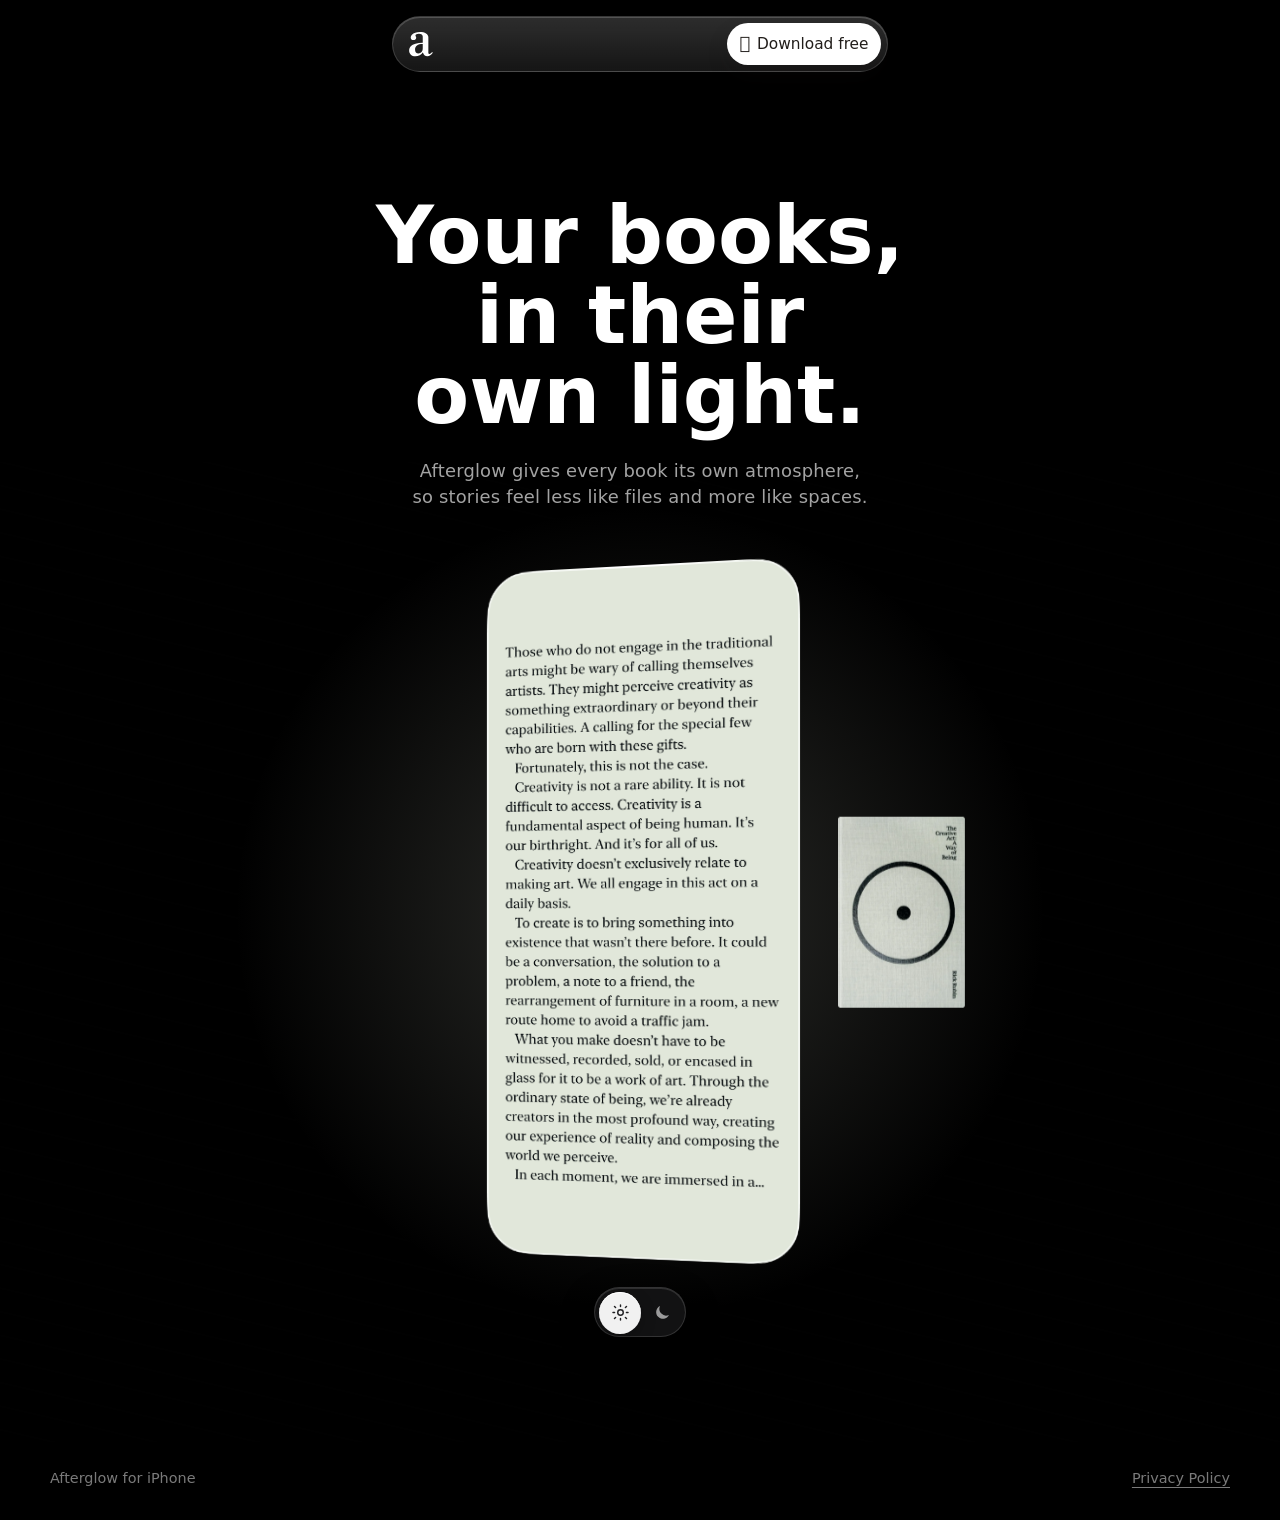
<file: index.html>
<!doctype html>
<html lang="en">
  <head>
    <meta charset="utf-8">
    <meta name="viewport" content="width=device-width, initial-scale=1">
    <meta name="theme-color" content="#000000">
    <meta
      name="description"
      content="Afterglow is a private, native iOS EPUB reading app built for calm, focused reading."
    >
    <meta property="og:title" content="Afterglow">
    <meta
      property="og:description"
      content="A private, native iOS EPUB reader for calm, focused reading."
    >
    <meta property="og:type" content="website">
    <title>Afterglow - Download</title>
    <link rel="icon" href="/favicon/favicon.ico" sizes="any" media="(prefers-color-scheme: light)">
    <link rel="icon" href="/favicon/favicon.svg" type="image/svg+xml" media="(prefers-color-scheme: light)">
    <link rel="icon" href="/favicon/favicon-white.svg" type="image/svg+xml" media="(prefers-color-scheme: dark)">
    <link rel="icon" href="/favicon/favicon-96x96.png" type="image/png" sizes="96x96" media="(prefers-color-scheme: light)">
    <link rel="apple-touch-icon" href="/favicon/apple-touch-icon.png">
    <link rel="manifest" href="/favicon/site.webmanifest">
    <link rel="preconnect" href="https://apps.apple.com">
    <link rel="stylesheet" href="styles.css">
  </head>
  <body class="temp-site">
    <main aria-label="Afterglow">
      <nav class="hero-tab" aria-label="Afterglow">
        <a class="hero-tab-icon" href="/" aria-label="Afterglow home">
          <img src="header-logo.svg" alt="" width="328" height="328" decoding="async">
        </a>
        <span class="hero-tab-download-shell">
          <a class="header-download hero-tab-download" href="https://apps.apple.com/us/app/afterglow-epub-reader/id6767642581" aria-label="Download Afterglow on the App Store">
            <span class="hero-tab-download-label" aria-hidden="true">
              <span></span>
              <span>Download free</span>
            </span>
            <span class="hero-tab-qr" aria-hidden="true">
              <img src="qr-code.svg" alt="" width="300" height="300" decoding="async">
              <span>Scan to download</span>
            </span>
          </a>
        </span>
      </nav>
      <section class="temp-main" aria-label="Download Afterglow">
        <div class="temp-app-lockup">
          <h1 class="temp-headline">Your books, in their own light.</h1>
          <p class="temp-subtitle">Afterglow gives every book its own atmosphere, so stories feel less like files and more like spaces.</p>
        </div>
      </section>

      <section class="reader-showcase" aria-label="Reading themes" data-reader-showcase>
        <div class="showcase-visual">
          <div class="device-aura" aria-hidden="true"></div>

          <div class="reader-device" data-reader-device></div>
          <div class="book-rail" aria-hidden="true" data-book-rail></div>

          <button class="reader-theme-toggle" type="button" data-reader-theme-toggle aria-label="Switch to dark reader">
            <span class="reader-theme-thumb" aria-hidden="true"></span>
            <span class="reader-theme-option" data-reader-theme="light" aria-hidden="true">
              <svg viewBox="0 0 24 24" aria-hidden="true">
                <circle cx="12" cy="12" r="3.5"></circle>
                <path d="M12 2.5v2M12 19.5v2M4.4 4.4l1.4 1.4M18.2 18.2l1.4 1.4M2.5 12h2M19.5 12h2M4.4 19.6l1.4-1.4M18.2 5.8l1.4-1.4"></path>
              </svg>
            </span>
            <span class="reader-theme-option" data-reader-theme="dark" aria-hidden="true">
              <svg viewBox="0 0 24 24" aria-hidden="true">
                <path d="M20.2 15.1A8.5 8.5 0 0 1 8.9 3.8a8.5 8.5 0 1 0 11.3 11.3Z"></path>
              </svg>
            </span>
          </button>
        </div>
      </section>
    </main>

    <footer class="site-footer temp-footer">
      <span>Afterglow for iPhone</span>
      <a href="privacy.html">Privacy Policy</a>
    </footer>
    <script src="books/catalog.js" defer></script>
    <script src="script.js?v=20260812-2" defer></script>
  </body>
</html>
</file>
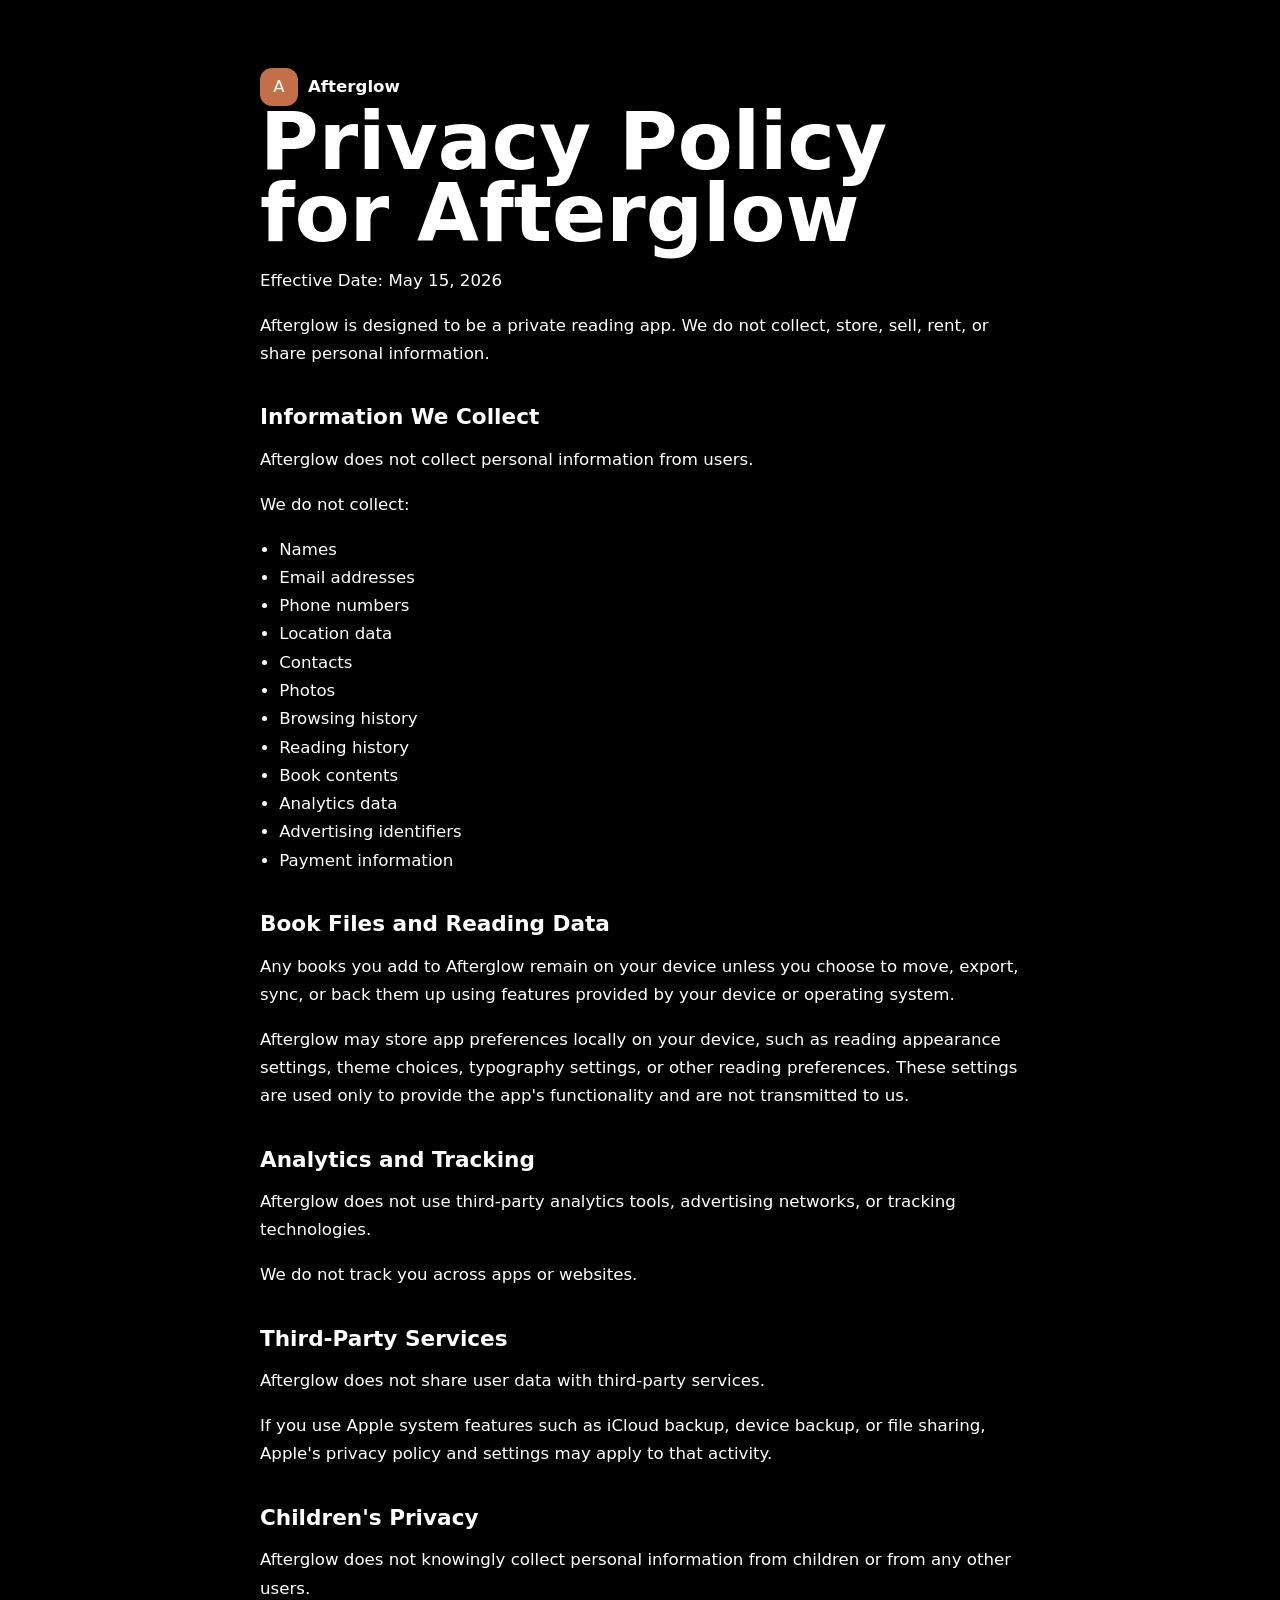
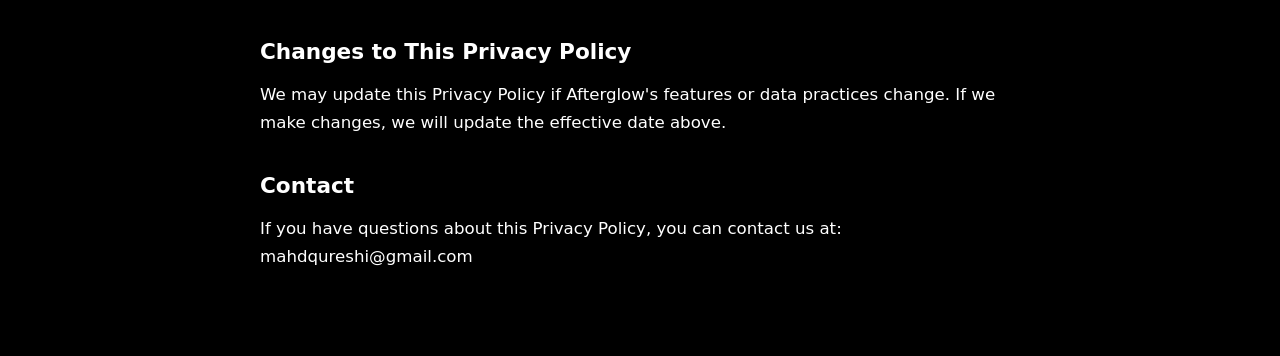
<file: privacy.html>
<!doctype html>
<html lang="en">
  <head>
    <meta charset="utf-8">
    <meta name="viewport" content="width=device-width, initial-scale=1">
    <meta name="description" content="Privacy Policy for Afterglow.">
    <title>Privacy Policy - Afterglow</title>
    <link rel="icon" href="/favicon/favicon.ico" sizes="any">
    <link rel="icon" href="/favicon/favicon.svg" type="image/svg+xml">
    <link rel="icon" href="/favicon/favicon-96x96.png" type="image/png" sizes="96x96">
    <link rel="apple-touch-icon" href="/favicon/apple-touch-icon.png">
    <link rel="manifest" href="/favicon/site.webmanifest">
    <link rel="stylesheet" href="styles.css">
    <style>
      body {
        color: #fff;
        background: #000;
      }

      .policy {
        width: min(760px, calc(100% - 32px));
        margin: 0 auto;
        padding: 68px 0;
      }

      .policy h1 {
        max-width: none;
        color: #fff;
        font-size: clamp(2.6rem, 8vw, 5rem);
      }

      .policy h2 {
        margin: 36px 0 10px;
        color: #fff;
        font-size: 1.35rem;
      }

      .policy a,
      .policy p,
      .policy li {
        color: #fff;
        font-size: 1.04rem;
        line-height: 1.7;
      }

      .policy .brand {
        width: auto;
        height: auto;
        grid-template-columns: auto auto;
        gap: 10px;
        justify-content: start;
        color: #fff;
      }

      .policy .brand-mark {
        display: grid;
        width: 38px;
        height: 38px;
        place-items: center;
        border-radius: 12px;
        color: #fff;
        background: var(--brand-mark-bg);
      }

      .policy .brand-name {
        color: #fff;
        font-weight: 600;
      }

      .policy ul {
        padding-left: 1.2rem;
      }
    </style>
  </head>
  <body>
    <main class="policy">
      <a class="brand" href="/" aria-label="Afterglow home">
        <span class="brand-mark" aria-hidden="true">A</span>
        <span class="brand-name">Afterglow</span>
      </a>

      <h1>Privacy Policy for Afterglow</h1>
      <p>Effective Date: May 15, 2026</p>
      <p>
        Afterglow is designed to be a private reading app. We do not collect,
        store, sell, rent, or share personal information.
      </p>

      <h2>Information We Collect</h2>
      <p>Afterglow does not collect personal information from users.</p>
      <p>We do not collect:</p>
      <ul>
        <li>Names</li>
        <li>Email addresses</li>
        <li>Phone numbers</li>
        <li>Location data</li>
        <li>Contacts</li>
        <li>Photos</li>
        <li>Browsing history</li>
        <li>Reading history</li>
        <li>Book contents</li>
        <li>Analytics data</li>
        <li>Advertising identifiers</li>
        <li>Payment information</li>
      </ul>

      <h2>Book Files and Reading Data</h2>
      <p>
        Any books you add to Afterglow remain on your device unless you choose
        to move, export, sync, or back them up using features provided by your
        device or operating system.
      </p>
      <p>
        Afterglow may store app preferences locally on your device, such as
        reading appearance settings, theme choices, typography settings, or
        other reading preferences. These settings are used only to provide the
        app's functionality and are not transmitted to us.
      </p>

      <h2>Analytics and Tracking</h2>
      <p>
        Afterglow does not use third-party analytics tools, advertising
        networks, or tracking technologies.
      </p>
      <p>We do not track you across apps or websites.</p>

      <h2>Third-Party Services</h2>
      <p>Afterglow does not share user data with third-party services.</p>
      <p>
        If you use Apple system features such as iCloud backup, device backup,
        or file sharing, Apple's privacy policy and settings may apply to that
        activity.
      </p>

      <h2>Children's Privacy</h2>
      <p>
        Afterglow does not knowingly collect personal information from children
        or from any other users.
      </p>

      <h2>Changes to This Privacy Policy</h2>
      <p>
        We may update this Privacy Policy if Afterglow's features or data
        practices change. If we make changes, we will update the effective date
        above.
      </p>

      <h2>Contact</h2>
      <p>
        If you have questions about this Privacy Policy, you can contact us at:
        mahdqureshi@gmail.com
      </p>
    </main>
  </body>
</html>
</file>
<file: styles.css>
:root {
  color-scheme: light;
  --ink: #211d1a;
  --muted: #74685f;
  --paper: #fffaf1;
  --shell: color-mix(in srgb, #001c4a 78%, #000 22%);
  --page-fade-start: 760px;
  --page-fade-end: 1120px;
  --device-glow: rgb(97 135 210);
  --device-glow-soft: rgb(97 135 210 / 22%);
  --device-glow-core: rgb(97 135 210 / 32%);
  --site-ink: #fbf7ef;
  --site-muted: rgb(251 247 239 / 72%);
  --site-accent: #f0b878;
  --chrome-bg: rgb(31 27 39 / 46%);
  --chrome-border: rgb(255 255 255 / 18%);
  --chrome-shadow: rgb(0 0 0 / 28%);
  --brand-mark-bg: #c36f47;
  --line: rgb(54 44 35 / 14%);
  --accent: #c75f3a;
  --accent-2: #2f766d;
  --shadow: 0 28px 80px rgb(66 44 24 / 18%);
  --radius-ios: 46px;
  font-family:
    Inter, ui-sans-serif, system-ui, -apple-system, BlinkMacSystemFont, "SF Pro Display",
    "Segoe UI", sans-serif;
}

* {
  box-sizing: border-box;
}

html {
  min-width: 320px;
  overflow-x: clip;
  background: #000;
}

body {
  min-height: 100vh;
  margin: 0;
  color: var(--site-ink);
  background:
    linear-gradient(
      180deg,
      var(--shell) 0,
      color-mix(in srgb, var(--shell) 86%, #000 14%) var(--page-fade-start),
      #000 var(--page-fade-end),
      #000 100%
    );
  transition: color 320ms ease;
}

a {
  color: inherit;
  text-decoration: none;
}

.page-shell {
  width: min(1180px, calc(100% - 32px));
  min-height: 100vh;
  margin: 0 auto;
  padding: 22px 0 28px;
}

.site-header {
  position: sticky;
  top: 16px;
  z-index: 20;
  display: flex;
  align-items: center;
  justify-content: space-between;
  width: min(620px, 100%);
  min-height: 58px;
  margin: 0 auto;
  padding: 6px 7px 6px 9px;
  border: 1px solid var(--chrome-border);
  border-radius: 999px;
  background:
    linear-gradient(180deg, rgb(255 255 255 / 18%), rgb(255 255 255 / 5%)),
    var(--chrome-bg);
  box-shadow:
    0 18px 48px var(--chrome-shadow),
    inset 0 1px 0 rgb(255 255 255 / 38%);
  transition: background-color 320ms ease, border-color 320ms ease, box-shadow 320ms ease;
  -webkit-backdrop-filter: blur(26px) saturate(1.35);
  backdrop-filter: blur(26px) saturate(1.35);
}

.brand,
.header-download,
.app-store-button {
  display: inline-flex;
  align-items: center;
}

.brand {
  display: grid;
  width: 38px;
  height: 38px;
  place-items: center;
  border-radius: 0;
}

.brand-logo {
  display: block;
  width: 24px;
  height: auto;
}

.header-download {
  gap: 7px;
  min-height: 42px;
  padding: 0 17px;
  border-radius: 999px;
  color: #211d1a;
  font-size: 0.96rem;
  font-weight: 500;
  background: #fff;
  box-shadow: 0 10px 22px rgb(33 29 26 / 14%);
}

.hero {
  display: grid;
  grid-template-columns: 1fr;
  justify-items: center;
  gap: clamp(54px, 8vw, 92px);
  min-height: calc(100vh - 96px);
  padding: clamp(58px, 9vh, 96px) 0 0;
  text-align: center;
}

.device-stage {
  position: relative;
  display: grid;
  isolation: isolate;
  width: min(960px, 100%);
  min-height: clamp(620px, 64vw, 780px);
  margin-bottom: clamp(26px, 5vw, 78px);
  place-items: start center;
  cursor: default;
  -webkit-user-select: none;
  user-select: none;
}

.phone-shadow {
  display: none;
}

.phone {
  position: relative;
  z-index: 2;
  width: min(430px, 84vw);
  aspect-ratio: 0.49;
  padding: 4px;
  border: 1px solid rgb(255 255 255 / 76%);
  border-radius: calc(var(--radius-ios) + 4px);
  background:
    linear-gradient(140deg, rgb(255 255 255 / 14%), rgb(255 255 255 / 30%)),
    linear-gradient(145deg, rgb(69 56 47 / 5%), rgb(255 255 255 / 40%));
  box-shadow: var(--shadow), inset 0 0 0 1px rgb(255 255 255 / 40%);
  cursor: default;
  -webkit-user-select: none;
  user-select: none;
}

.phone::before {
  position: absolute;
  top: 18px;
  left: 50%;
  z-index: 3;
  width: 94px;
  height: 27px;
  border-radius: 999px;
  background: rgb(24 22 21 / 0%);
  content: "";
  transform: translateX(-50%);
}

.phone-glass {
  position: relative;
  display: flex;
  flex-direction: column;
  height: 100%;
  overflow: hidden;
  border-radius: var(--radius-ios);
  background: var(--reader-bg, #001c4a);
  box-shadow: inset 0 0 0 1px rgb(54 44 35 / 10%);
  transition: background-color 320ms ease;
}

.reader-text p,
.site-footer p {
  margin: 0;
}

.reader-text {
  position: relative;
  min-height: 100%;
}

.reader-text p {
  position: absolute;
  inset: 70px 25px 80px;
  color: var(--reader-ink, #8fb9ff);
  font-family: ui-serif, Georgia, "Times New Roman", serif;
  font-size: .95rem;
  line-height: 1.7;
  transition: color 320ms ease;
  backface-visibility: hidden;
  will-change: opacity, transform, filter;
}

.reader-text .word {
  display: inline-block;
  white-space: nowrap;
}

.reader-text p.is-initial .word {
  opacity: 0;
  animation: wordFade 560ms cubic-bezier(0.2, 0.7, 0.2, 1) forwards;
}

.book-cover {
  position: absolute;
  right: -62px;
  bottom: -24px;
  z-index: 4;
  display: flex;
  flex-direction: column;
  justify-content: flex-end;
  width: 180px;
  aspect-ratio: 0.68;
  overflow: hidden;
  border-radius: 0;
  background:
    var(--cover-image, none) center / cover no-repeat,
    var(--cover-bg, #c9663d);
  box-shadow: 0 18px 38px rgb(41 31 25 / 36%);
  opacity: 0.98;
  transform: translate3d(0, 0, 0) scale(1);
  transform-origin: 50% 100%;
  filter: blur(0);
  backface-visibility: hidden;
  cursor: default;
  pointer-events: none;
  will-change: transform, opacity, filter;
  -webkit-user-select: none;
  user-select: none;
}

.cover-shine {
  position: absolute;
  inset: 0;
  background: rgb(255 255 255 / 10%);
  pointer-events: none;
}

.hero-copy {
  display: grid;
  justify-items: center;
  max-width: 610px;
}

h1 {
  max-width: 11ch;
  margin: 0;
  font-size: clamp(4rem, 8vw, 7.4rem);
  font-weight: 600;
  line-height: 0.9;
  letter-spacing: 0;
}

.hero-deck {
  max-width: 34rem;
  margin: 24px 0 0;
  color: var(--site-muted);
  font-size: clamp(1.08rem, 1.8vw, 1.24rem);
  line-height: 1.55;
}

.download-panel {
  display: flex;
  align-items: center;
  justify-content: center;
  max-width: 460px;
  margin-top: 28px;
}

.download-actions {
  display: flex;
  flex-wrap: wrap;
  align-items: center;
  justify-content: center;
  gap: 12px;
  min-width: 0;
}

.app-store-button {
  gap: 11px;
  min-height: 58px;
  padding: 0 18px;
  border-radius: 16px;
  color: #fffaf1;
  background: #211d1a;
  box-shadow: 0 12px 26px rgb(33 29 26 / 18%);
}

.app-store-button .apple {
  font-size: 1.7rem;
  line-height: 1;
}

.app-store-button small {
  display: block;
  color: rgb(255 250 241 / 74%);
  font-size: 0.68rem;
  font-weight: 600;
  line-height: 1;
}

.app-store-button span:last-child {
  font-size: 1.15rem;
  font-weight: 600;
  line-height: 1.08;
}

.faq {
  width: min(640px, 100%);
  margin: 0 auto;
  padding: clamp(128px, 16vw, 196px) 0 clamp(64px, 9vw, 104px);
}

.faq-heading {
  margin-bottom: clamp(28px, 4vw, 42px);
  text-align: center;
}

.faq h2 {
  max-width: none;
  margin: 0;
  color: var(--site-ink);
  font-size: clamp(3.1rem, 6vw, 4.35rem);
  font-weight: 400;
  line-height: 1;
  letter-spacing: 0;
}

.faq-list {
  display: grid;
}

.faq-list details {
  border-top: 1px solid color-mix(in srgb, var(--site-ink) 16%, transparent);
  overflow: hidden;
}

.faq-list details:last-child {
  border-bottom: 1px solid color-mix(in srgb, var(--site-ink) 16%, transparent);
}

.faq-list summary {
  position: relative;
  display: flex;
  align-items: center;
  min-height: 72px;
  padding: 20px 46px 20px 0;
  color: var(--site-ink);
  font-size: clamp(1.22rem, 2vw, 1.56rem);
  font-weight: 400;
  line-height: 1.2;
  cursor: pointer;
  list-style: none;
}

.faq-list summary::-webkit-details-marker {
  display: none;
}

.faq-list summary:focus-visible {
  outline: 2px solid var(--site-accent);
  outline-offset: 4px;
}

.faq-list summary::after {
  position: absolute;
  right: 2px;
  width: 9px;
  height: 9px;
  border-right: 1.5px solid currentColor;
  border-bottom: 1.5px solid currentColor;
  content: "";
  opacity: 0.58;
  transform: translateY(-1px) rotate(-45deg);
  transition: transform 180ms ease;
}

.faq-list details[open] summary::after {
  transform: translateY(-4px) rotate(45deg);
}

.faq-list details p {
  max-width: 64ch;
  margin: 0;
  padding: 0 46px 24px 0;
  color: var(--site-muted);
  font-size: 1rem;
  line-height: 1.6;
}

.qr-section {
  display: grid;
  place-items: center;
  padding: clamp(72px, 11vw, 126px) 0 clamp(82px, 12vw, 144px);
}

.qr-code {
  display: block;
  width: min(220px, 58vw);
  height: auto;
  padding: 12px;
  border-radius: 24px;
  background: #fff;
  box-shadow: 0 24px 70px rgb(0 0 0 / 42%);
}

.site-footer {
  display: flex;
  justify-content: space-between;
  gap: 16px;
  padding: 12px 0 0;
  color: var(--site-muted);
  font-size: 0.9rem;
}

.site-footer a {
  text-decoration: underline;
  text-underline-offset: 4px;
}

.temp-site {
  --showcase-bg: #f5d928;
  --showcase-ink: #092f49;
  --showcase-muted: rgb(9 47 73 / 66%);
  --reader-bg: #f7df42;
  --reader-ink: #0b2f46;
  --theme-glow: #b3c2a6;
  --site-muted: rgb(251 247 239 / 62%);
  min-height: 100vh;
  overflow-x: clip;
  color: var(--site-ink);
  background: #000;
}

.temp-main {
  display: grid;
  position: relative;
  min-height: 100svh;
  overflow: visible;
  place-items: start center;
}

.temp-app-lockup {
  position: relative;
  z-index: 5;
  display: grid;
  justify-items: center;
  padding: clamp(164px, 21.5vh, 218px) 24px 0;
}

.hero-tab {
  position: sticky;
  top: 16px;
  z-index: 30;
  display: flex;
  align-items: center;
  justify-content: space-between;
  width: min(496px, calc(100% - 32px));
  min-height: 54px;
  margin: 16px auto -70px;
  padding: 6px;
  border: 1px solid rgb(255 255 255 / 14%);
  border-radius: 999px;
  background:
    linear-gradient(180deg, rgb(255 255 255 / 13%), rgb(255 255 255 / 3%)),
    rgb(22 22 22 / 68%);
  box-shadow:
    0 12px 34px rgb(0 0 0 / 26%),
    inset 0 1px 0 rgb(255 255 255 / 18%);
  -webkit-backdrop-filter: blur(24px) saturate(1.35);
  backdrop-filter: blur(24px) saturate(1.35);
}

.hero-tab-icon {
  display: grid;
  width: 42px;
  height: 42px;
  place-items: center;
  border-radius: 50%;
}

.hero-tab-icon img {
  display: block;
  width: 28px;
  height: 28px;
  border-radius: 23%;
}

.hero-tab-download {
  position: absolute;
  top: 0;
  right: 0;
  z-index: 1;
  justify-content: center;
  width: 154px;
  height: 42px;
  min-height: 42px;
  overflow: hidden;
  padding: 0;
  border-radius: 21px;
  transform-origin: top right;
  transition:
    width 520ms cubic-bezier(.2, .9, .25, 1),
    height 520ms cubic-bezier(.2, .9, .25, 1),
    border-radius 520ms cubic-bezier(.2, .9, .25, 1),
    box-shadow 520ms cubic-bezier(.2, .9, .25, 1);
  will-change: width, height;
}

.hero-tab-download-shell {
  position: relative;
  display: block;
  flex: 0 0 154px;
  width: 154px;
  height: 42px;
}

.hero-tab-download-shell.is-cursor-hidden,
.hero-tab-download-shell.is-cursor-hidden * {
  cursor: none;
}

.hero-tab-download-label {
  position: absolute;
  inset: 0;
  display: flex;
  align-items: center;
  justify-content: center;
  gap: 7px;
  white-space: nowrap;
  transition:
    opacity 180ms ease,
    transform 300ms cubic-bezier(.2, .9, .25, 1);
}

.hero-tab-download-label > span:first-child {
  font-size: 1.14em;
  line-height: 1;
}

.hero-tab-download:focus-visible {
  outline: 3px solid #fff;
  outline-offset: 3px;
}

.hero-tab-qr {
  position: absolute;
  top: 10px;
  left: 50%;
  display: grid;
  justify-items: center;
  gap: 5px;
  width: 180px;
  color: #211d1a;
  font-size: .72rem;
  font-weight: 600;
  letter-spacing: .01em;
  opacity: 0;
  transform: translate(-50%, 12px) scale(.84);
  transition:
    opacity 180ms ease,
    transform 420ms cubic-bezier(.2, .9, .25, 1);
}

.hero-tab-qr img {
  display: block;
  width: 180px;
  height: 180px;
  border-radius: 12px;
  image-rendering: pixelated;
}

@media (hover: hover) and (pointer: fine) {
  .hero-tab-download-shell:hover .hero-tab-download,
  .hero-tab-download:focus-visible {
    width: 200px;
    height: 222px;
    border-radius: 22px;
    box-shadow:
      0 24px 52px rgb(0 0 0 / 28%),
      inset 0 1px 0 rgb(255 255 255 / 82%);
  }

  .hero-tab-download-shell:hover .hero-tab-download-label,
  .hero-tab-download:focus-visible .hero-tab-download-label {
    opacity: 0;
    transform: translateY(-12px) scale(.92);
  }

  .hero-tab-download-shell:hover .hero-tab-qr,
  .hero-tab-download:focus-visible .hero-tab-qr {
    opacity: 1;
    transform: translate(-50%, 0) scale(1);
    transition-delay: 100ms;
  }
}

.temp-headline {
  max-width: 11ch;
  margin: 0;
  color: #fff;
  font-size: 80px;
  line-height: 1;
  text-align: center;
  text-wrap: balance;
}

.temp-subtitle {
  max-width: 60ch;
  margin: 22px 0 0;
  color: rgb(255 255 255 / 64%);
  font-size: clamp(16px, 1.4vw, 20px);
  line-height: 1.5;
  letter-spacing: .19px;
  text-align: center;
  text-wrap: balance;
}

.temp-download {
  min-height: 44px;
  padding: 0 19px;
}

.temp-footer {
  width: min(1180px, calc(100% - 48px));
  margin: 0 auto;
  padding: 28px 0 34px;
  color: rgb(255 255 255 / 48%);
}

.reader-showcase {
  position: relative;
  min-height: max(980px, calc(100svh + 80px));
  overflow: visible;
  color: #f7f7f7;
  background: #000;
  margin-top: max(-570px, calc(460px - 100svh));
}

.reader-showcase::before {
  position: absolute;
  inset: 0;
  background:
    repeating-linear-gradient(104deg, transparent 0 7px, rgb(0 0 0 / 2%) 8px, transparent 9px 17px),
    repeating-linear-gradient(13deg, transparent 0 11px, rgb(255 255 255 / 2%) 12px, transparent 13px 23px);
  content: "";
  opacity: .16;
  pointer-events: none;
  mix-blend-mode: screen;
}

.showcase-visual {
  position: absolute;
  inset: 0;
  perspective: 1500px;
}

.device-aura {
  position: absolute;
  top: 50%;
  left: 50%;
  width: clamp(560px, 64vw, 1040px);
  aspect-ratio: 1;
  border-radius: 48%;
  background: radial-gradient(ellipse at center, var(--theme-glow) 0%, transparent 70%);
  filter: none;
  opacity: .24;
  transform: translate(-50%, -50%);
  transition: background-color 900ms ease;
  will-change: background-color;
}

.reader-device {
  position: absolute;
  top: 50%;
  left: 50%;
  z-index: 2;
  width: clamp(310px, 25vw, 342px);
  aspect-ratio: 1074 / 2328;
  padding: 0;
  border: 0;
  background: transparent;
  box-shadow: none;
  transform: translate(-50%, -50%) rotateY(-12deg) translateZ(0);
  transform-style: preserve-3d;
  transition: transform 700ms cubic-bezier(.22, 1, .36, 1);
}

.reader-frame {
  position: absolute;
  inset: 0;
  object-fit: contain;
  opacity: 0;
  transform: translateZ(0);
  transition: opacity 580ms cubic-bezier(.22, 1, .36, 1);
  will-change: opacity;
}

.reader-frame[data-position="active"] {
  z-index: 2;
  opacity: 1;
}

.reader-frame[data-position="exiting"] {
  z-index: 1;
  opacity: 0;
}

.reader-theme-image {
  position: absolute;
  inset: 0;
  display: block;
  width: 100%;
  height: 100%;
  object-fit: contain;
  opacity: 0;
  transform: translateZ(0);
  transition: opacity 620ms cubic-bezier(.22, 1, .36, 1);
  will-change: opacity;
}

.reader-showcase:not([data-reader-theme="dark"]) .reader-theme-image[data-theme="light"],
.reader-showcase[data-reader-theme="dark"] .reader-theme-image[data-theme="dark"] {
  opacity: 1;
}

.book-rail {
  position: absolute;
  top: 50%;
  left: calc(50% + clamp(164px, 15.5vw, 202px));
  z-index: 4;
  width: clamp(120px, 9.9vw, 129px);
  aspect-ratio: .665;
  height: auto;
  margin: 0;
  isolation: isolate;
  overflow: visible;
  transform: translateY(-50%);
  filter: none;
}

@media (min-width: 901px) {
  .device-aura,
  .reader-device,
  .book-rail { top: calc(50% - 40px); }
}

.cover-choice {
  position: absolute;
  top: 0;
  left: 0;
  width: 100%;
  aspect-ratio: .665;
  padding: 0;
  overflow: hidden;
  border: 0;
  border-radius: 2px;
  background: transparent;
  cursor: default;
  filter: none;
  opacity: 0;
  visibility: hidden;
  transform: translate3d(0, 40%, 0);
  pointer-events: none;
  transition:
    transform 780ms cubic-bezier(.32, .72, 0, 1),
    opacity 700ms cubic-bezier(.22, 1, .36, 1);
  will-change: transform, opacity;
}

.cover-choice[data-position="active"] {
  z-index: 4;
  opacity: 1;
  visibility: visible;
  transform: translate3d(0, 0, 0);
  pointer-events: auto;
}

.cover-choice[data-position="entering"] {
  z-index: 4;
  opacity: 1;
  visibility: visible;
  transform: translate3d(0, 40%, 0);
  transition: transform 780ms cubic-bezier(.32, .72, 0, 1), opacity 180ms cubic-bezier(.22, 1, .36, 1);
}

.cover-choice[data-position="exiting"] {
  z-index: 1;
  opacity: 1;
  visibility: visible;
  transform: translate3d(0, 0, 0) scale(.94);
}

.cover-art {
  position: absolute;
  inset: 0;
  display: block;
  overflow: hidden;
  color: #fff;
  text-align: left;
  border-radius: 2px;
  box-shadow: 0 24px 54px rgb(0 0 0 / 48%);
}

.cover-art::after {
  position: absolute;
  inset: 0;
  box-shadow: inset 1px 0 rgb(255 255 255 / 22%), inset -1px 0 rgb(0 0 0 / 12%);
  content: "";
}

.cover-art--image { background: var(--cover-image) center / cover no-repeat; }

.reader-theme-toggle {
  position: absolute;
  top: calc(50% + clamp(364px, calc(27.1vw + 28px), 399px) - 40px);
  left: 50%;
  z-index: 8;
  display: grid;
  grid-template-columns: repeat(2, 42px);
  width: 92px;
  height: 50px;
  padding: 4px;
  border: 1px solid rgb(255 255 255 / 14%);
  border-radius: 999px;
  background: rgb(28 28 30 / 66%);
  box-shadow:
    0 14px 34px rgb(0 0 0 / 34%),
    inset 0 1px 0 rgb(255 255 255 / 12%);
  transform: translateX(-50%) translateZ(0);
  -webkit-backdrop-filter: blur(18px) saturate(1.45);
  backdrop-filter: blur(18px) saturate(1.45);
  -webkit-tap-highlight-color: transparent;
  cursor: pointer;
}

.reader-theme-thumb {
  position: absolute;
  top: 4px;
  left: 4px;
  width: 42px;
  height: 42px;
  border-radius: 50%;
  background: rgb(255 255 255 / 94%);
  box-shadow:
    0 5px 15px rgb(0 0 0 / 26%),
    inset 0 1px 0 #fff;
  transform: translate3d(0, 0, 0);
  transition: transform 520ms cubic-bezier(.2, .9, .25, 1);
  will-change: transform;
}

.reader-showcase[data-reader-theme="dark"] .reader-theme-thumb {
  transform: translate3d(42px, 0, 0);
}

.reader-theme-option {
  position: relative;
  z-index: 1;
  display: grid;
  width: 42px;
  height: 42px;
  place-items: center;
  border-radius: 50%;
  color: rgb(255 255 255 / 58%);
  pointer-events: none;
  transition: color 300ms ease;
}

.reader-showcase:not([data-reader-theme="dark"]) .reader-theme-option[data-reader-theme="light"],
.reader-showcase[data-reader-theme="dark"] .reader-theme-option[data-reader-theme="dark"] {
  color: #202023;
}

.reader-theme-toggle:active {
  transform: translateX(-50%) translateZ(0) scale(.96);
}

.reader-theme-toggle:focus-visible {
  outline: 2px solid #fff;
  outline-offset: 3px;
}

.reader-theme-option svg {
  width: 19px;
  height: 19px;
  overflow: visible;
  fill: none;
  stroke: currentColor;
  stroke-linecap: round;
  stroke-linejoin: round;
  stroke-width: 1.8;
}

.reader-theme-option[data-reader-theme="dark"] svg {
  fill: currentColor;
  stroke: none;
}

@media (prefers-reduced-motion: reduce) {
  *,
  *::before,
  *::after {
    scroll-behavior: auto !important;
    transition-duration: 0.01ms !important;
    animation-duration: 0.01ms !important;
    animation-iteration-count: 1 !important;
  }
}

@media (max-width: 900px) {
  .page-shell {
    width: min(100% - 24px, 680px);
    padding-top: 12px;
  }

  .hero {
    gap: 52px;
    padding-top: 52px;
  }

  .device-stage {
    min-height: 670px;
    place-items: start center;
  }

  h1 {
    max-width: 10ch;
  }

  .faq h2 {
    max-width: none;
  }

  .reader-showcase {
    min-height: auto;
    margin-top: clamp(56px, 8vw, 84px);
    padding-bottom: clamp(104px, 16vw, 152px);
  }

  .temp-main {
    min-height: auto;
  }

  .showcase-visual {
    position: relative;
    inset: auto;
    min-height: clamp(680px, 90svh, 760px);
  }

  .reader-device { width: clamp(216px, 39.5vw, 310px); }
  .device-aura,
  .reader-device,
  .book-rail { top: 50%; }
  .book-rail {
    left: calc(50% + clamp(116px, 20.8vw, 164px));
    width: clamp(85px, 13.5vw, 120px);
  }

  .reader-theme-toggle {
    top: calc(50% + clamp(260px, calc(42.8vw + 26px), 362px));
  }
}

@media (max-width: 560px) {
  .hero-tab {
    top: 10px;
    width: calc(100% - 24px);
    margin-top: 10px;
    margin-bottom: -64px;
  }

  .site-header {
    top: 10px;
    min-height: 54px;
    width: min(100%, 360px);
  }

  .header-download {
    min-height: 38px;
    padding: 0 13px;
    font-size: 0.9rem;
  }

  .hero {
    min-height: auto;
    gap: 46px;
    padding-top: 46px;
  }

  h1 {
    font-size: clamp(3.05rem, 15.5vw, 4.15rem);
  }

  .hero-deck {
    margin-top: 20px;
  }

  .download-panel {
    max-width: 100%;
  }

  .download-actions {
    width: 100%;
  }

  .app-store-button {
    min-height: 54px;
  }

  .device-stage {
    min-height: 710px;
    margin-bottom: 34px;
  }

  .qr-code {
    width: min(200px, 64vw);
  }

  .phone {
    width: min(342px, 92vw);
  }

  .book-cover {
    right: -24px;
    bottom: 28px;
    width: 142px;
  }

  .reader-text p {
    font-size: 1.08rem;
  }

  .faq-list summary {
    min-height: 58px;
    padding: 16px 34px 16px 0;
  }

  .faq-list summary::after {
    right: 2px;
  }

  .faq-list details p {
    padding: 0 34px 20px 0;
  }

  .site-footer {
    flex-direction: column;
    align-items: center;
    text-align: center;
  }

  .temp-app-lockup {
    padding: clamp(132px, 18svh, 152px) 20px 0;
  }

  .temp-headline {
    max-width: 10ch;
    font-size: clamp(2.7rem, 13.25vw, 3.65rem);
    line-height: .96;
    letter-spacing: -.025em;
  }

  .temp-subtitle {
    max-width: 60ch;
    margin-top: 20px;
    font-size: clamp(.96rem, 4.1vw, 1.05rem);
    line-height: 1.48;
    letter-spacing: .19px;
  }

  .reader-showcase {
    margin-top: clamp(48px, 14vw, 68px);
    padding-bottom: clamp(72px, 20vw, 88px);
  }
  .showcase-visual {
    --mobile-composition-shift: clamp(-34px, -8vw, -26px);
    min-height: clamp(600px, 79svh, 680px);
    padding: 18px 8px 64px;
  }
  .device-aura,
  .reader-device,
  .book-rail { margin-left: var(--mobile-composition-shift); }
  .reader-device { width: clamp(200px, 58vw, 248px); transform: translate(-50%, -50%); }
  .book-rail { left: calc(50% + clamp(83px, 26vw, 106px)); width: clamp(66px, 21vw, 87px); }
  .reader-theme-toggle {
    top: calc(50% + clamp(241px, calc(62.9vw + 24px), 293px));
  }
  .temp-footer { width: calc(100% - 32px); }
}
</file>
